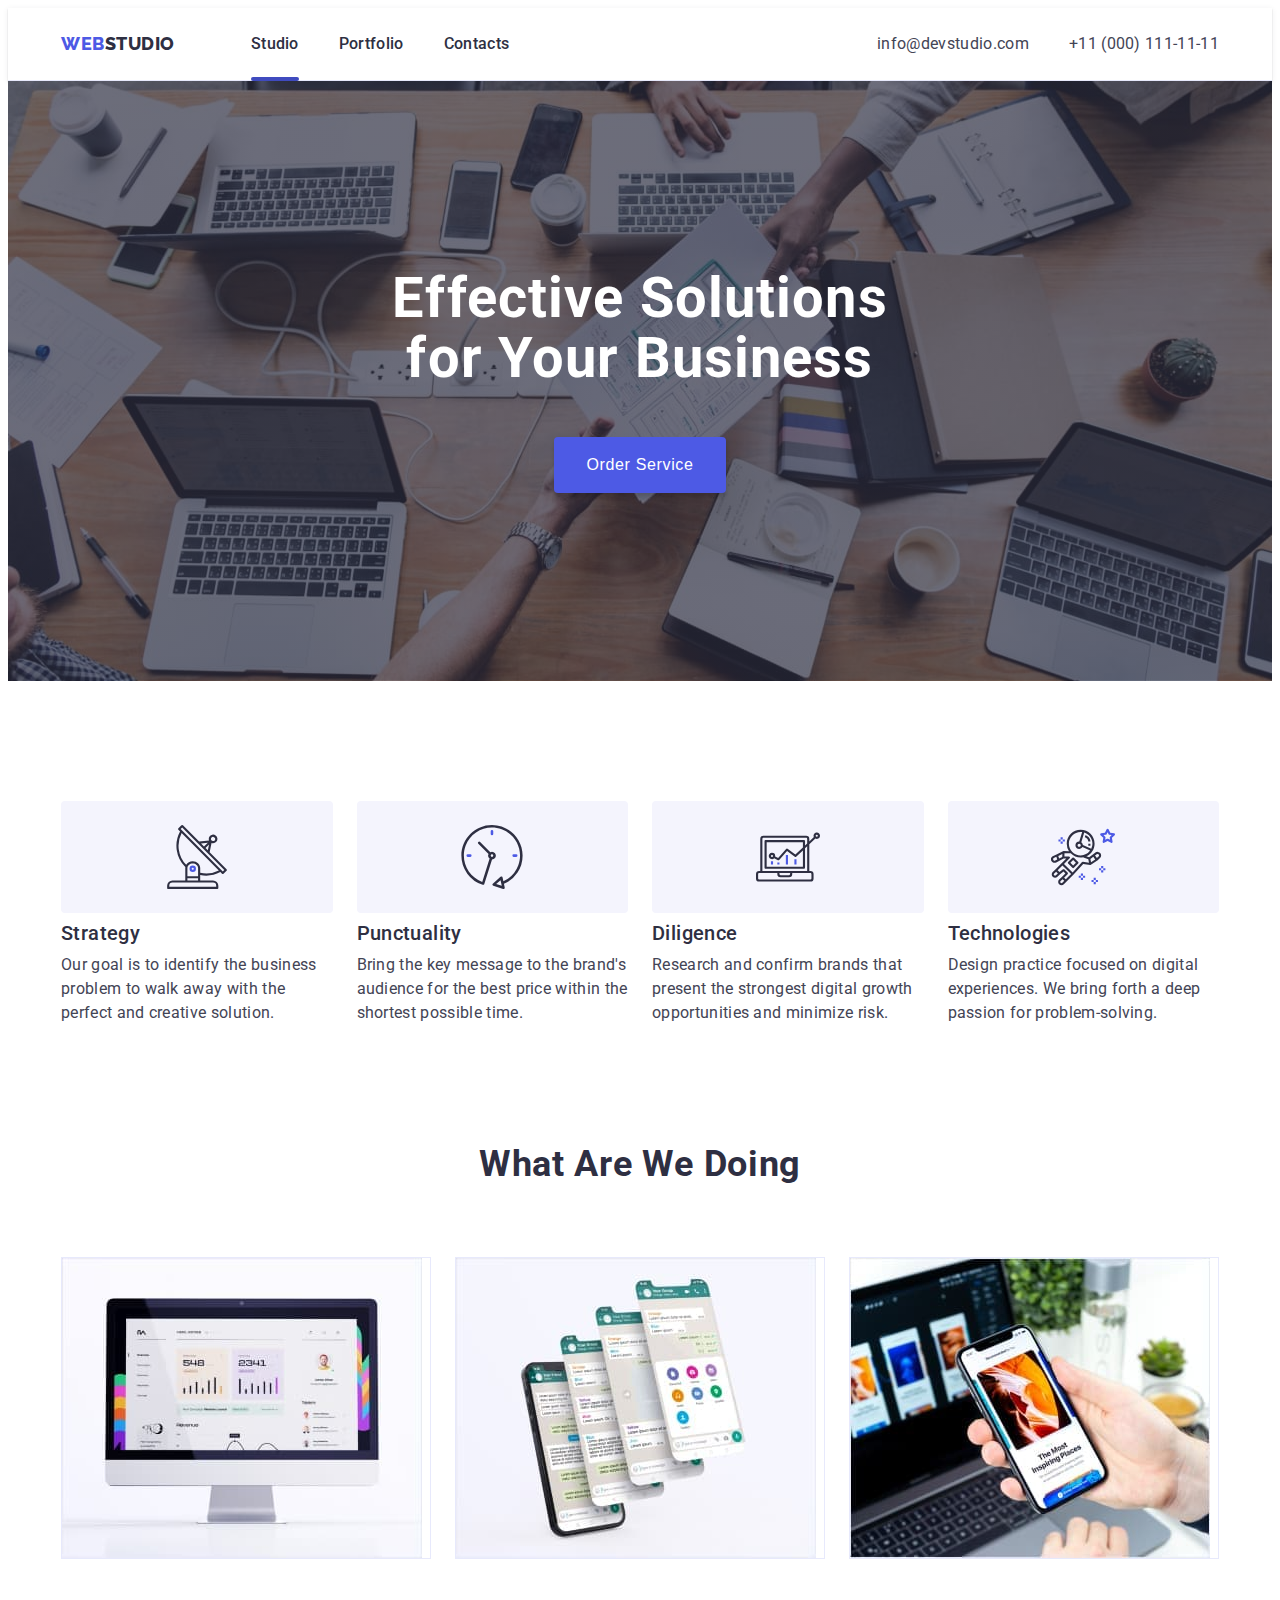
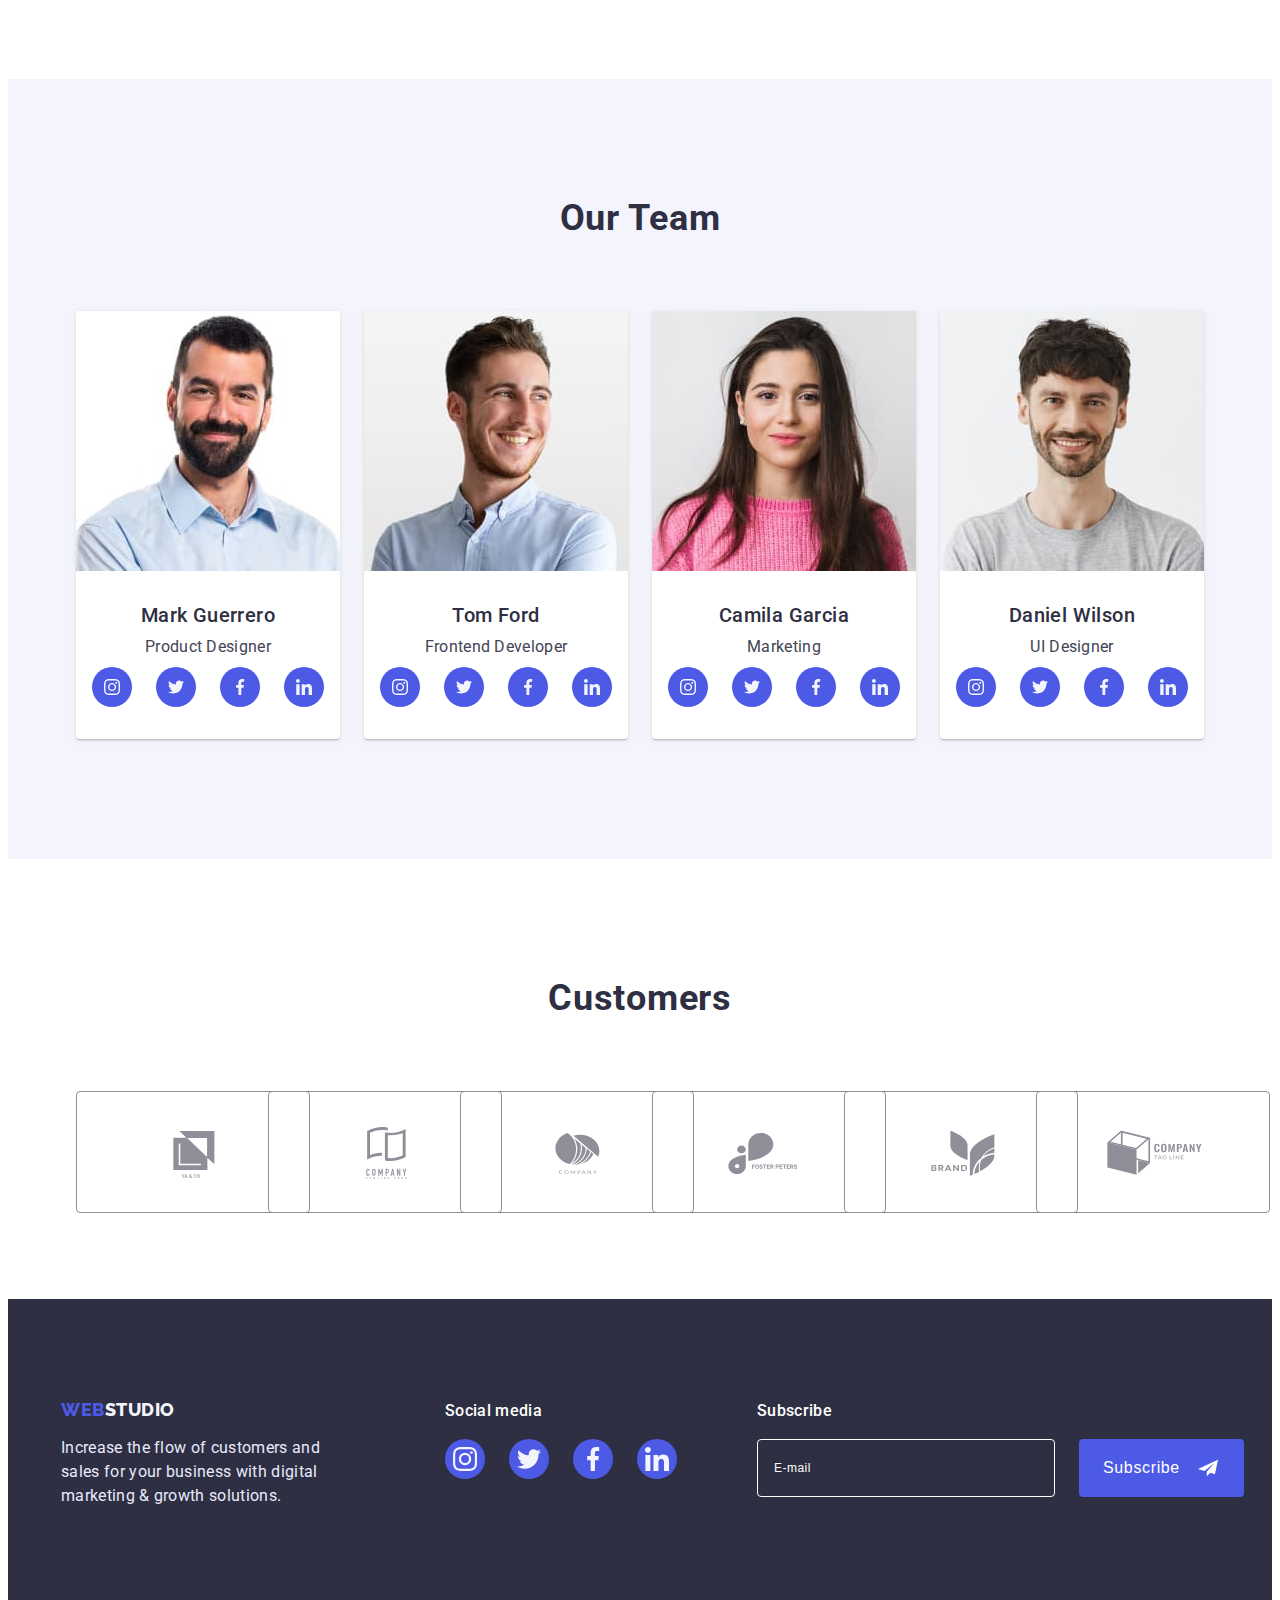
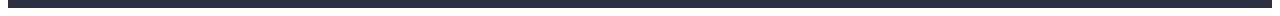
<file: index.html>
<!doctype html>
<html lang="en">

<head>
  <meta charset="UTF-8" />
  <meta http-equiv="X-UA-Compatible" content="IE=edge" />
  <meta name="viewport" content="width=device-width, initial-scale=1.0" />
  <title>Document</title>
  <link rel="preconnect" href="https://fonts.googleapis.com">
  <link rel="preconnect" href="https://fonts.gstatic.com" crossorigin>
  <link href="https://fonts.googleapis.com/css2?family=Raleway:wght@800&family=Roboto:wght@400;500;700;900&display=swap"
    rel="stylesheet">
  <link rel="stylesheet" href="https://cdnjs.cloudflare.com/ajax/libs/modern-normalize/1.1.0/modern-normalize.min.css"
    integrity="sha512-wpPYUAdjBVSE4KJnH1VR1HeZfpl1ub8YT/NKx4PuQ5NmX2tKuGu6U/JRp5y+Y8XG2tV+wKQpNHVUX03MfMFn9Q=="
    crossorigin="anonymous" referrerpolicy="no-referrer" />
  <link rel="stylesheet" href="./css/styles.css">
</head>

<body>
  <header class="header">
    <div class="container header-wrapp">
      <a class="logo link" href="./index.html">Web<span class="logo-firstword">Studio</span></a>
      <button class="js-open-menu" type="button">
        <svg class="menu-open-btn-icon" width="32" height="22">
          <use href="./images/icons.svg#icon-menu-open"></use>
        </svg>
      </button>
      <nav class="site-navigation">
        <ul class="navigation-list list">
          <li class="navigation-items"><a class="link active" href="./index.html">Studio</a></li>
          <li class="navigation-items"><a class="link" href="./portfolio.html">Portfolio</a></li>
          <li class="navigation-items"><a class="link" href="">Contacts</a></li>
        </ul>
      </nav>
      <address class="contacts">
        <ul class="contacts-list list">
          <li class="contact-item"><a class="contact link" href="mailto:info@devstudio.com">info@devstudio.com</a></li>
          <li class="contact-item"><a class="contact link" href="tel:+110001111111">+11 (000) 111-11-11</a></li>
        </ul>
      </address>
      <div class="mobile-menu  js-menu-container">
        <button class="close-btn js-close-menu" type="button">
          <svg class="icon-close-btn">
            <use href="./images/icons.svg#icon-close-btn"></use>
          </svg>
        </button>
        <ul class="mobile-navigation-list list">
          <li class="navigation-items"><a class="link active" href="./index.html">Studio</a></li>
          <li class="navigation-items"><a class="link" href="./portfolio.html">Portfolio</a></li>
          <li class="navigation-items"><a class="link" href="">Contacts</a></li>
        </ul>
        <address class="mobile-contacts">
          <ul class="contacts-list list">
            <li class="contact-item number"><a class="contact-namber link" href="tel:+110001111111">+11 (000)
                111-11-11</a></li>
            <li class="contact-item email"><a class="contact-email link"
                href="mailto:info@devstudio.com">info@devstudio.com</a></li>
          </ul>
          <ul class="mobile-menu__network list">
            <li class="mobile-network-item">
              <a class="social-netwerk-link link" href="">
                <svg class="social-netwerk-icon" width="24" height="24">
                  <use href="./images/icons.svg#icon-instagram"></use>
                </svg>
              </a>
            </li>
            <li class="mobile-network-item">
              <a class="social-netwerk-link link" href="">
                <svg class="social-netwerk-icon" width="24" height="24">
                  <use href="./images/icons.svg#icon-twitter"></use>
                </svg>
              </a>
            </li>
            <li class="mobile-network-item">
              <a class="social-netwerk-link link" href="">
                <svg class="social-netwerk-icon" width="24" height="24">
                  <use href="./images/icons.svg#icon-facebook"></use>
                </svg>
              </a>
            </li>
            <li class="mobile-network-item">
              <a class="social-netwerk-link link" href="">
                <svg class="social-netwerk-icon" width="24" height="24">
                  <use href="./images/icons.svg#icon-linkedin"></use>
                </svg>
              </a>
            </li>
          </ul>
        </address>
      </div>
    </div>
  </header>
  <main>
    <section class="hero">
      <h1 class="hero-title">Effective Solutions for Your Business</h1>
      <button class="hero-btn servis-btn btn" type="button" data-modal-open>Order Service</button>
    </section>
    <div class="overlay is-hidden" data-modal>
      <div class="modal-window">
        <button class="close-btn" type="button" data-modal-close>
          <svg class="icon-close-btn">
            <use href="./images/icons.svg#icon-close-btn"></use>
          </svg>
        </button>
        <form class="form">
          <p class="form-text">Leave your contacts and we will call you back</p>
          <div class="name-wrapp form-grop">
            <label class="form-label name" for="user-name">Name</label>
            <input class="modal-form-input input" type="text" name="user_name" id="user-name" required>
            <svg class="form-input-icon">
              <use href="./images/icons.svg#icon-person"></use>
            </svg>
          </div>
          <div class="phone-wrapp form-grop">
            <label class="form-label" for="user-phone">Phone</label>
            <input class="modal-form-input input" type="tel" name="user_phone" id="user-phone">
            <svg class="form-input-icon">
              <use href="./images/icons.svg#icon-phone"></use>
            </svg>
          </div>
          <div class="email-wrapp form-grop">
            <label class="form-label" for="user-email">Email</label>
            <input class="modal-form-input input" type="email" name="user_email" id="user-email" required>
            <svg class="form-input-icon">
              <use href="./images/icons.svg#icon-email"></use>
            </svg>
          </div>
          <div class="comment-wrapp form-grop">
            <label class="form-label" for="comment">Comment</label>
            <textarea class="modal-form-comment input" id="comment" placeholder="Text input"></textarea>
          </div>
          <label class="accept-label form-label">
            <input class="form-input-accept visually-hidden" type="checkbox" name="accept" required>
            <svg class="accept-craft-checkbox" width="16" height="16">
              <use href="./images/icons.svg#icon-checkbox"></use>
            </svg>
            <span class="accept-label-text">I accept the terms and conditions of the
              <a class="privacy-policy" href="">Privacy Policy</a>
            </span>
          </label>
          <button class="modal-form-btn servis-btn btn" type="submit">Send</button>
        </form>
      </div>
    </div>
    <section class="privilages section">
      <div class="container privilages-wrapp">
        <h2 class="privilages-title visually-hidden">Privilages</h2>
        <ul class="privilages-list list">
          <li class="privilages-item">
            <div class="icon-box">
              <svg class="icon" width="64" height="64">
                <use href="./images/icons.svg#icon-antenna"></use>
              </svg>
            </div>
            <h3 class="item-title">Strategy</h3>
            <p class="item-text">
              Our goal is to identify the business problem to walk away with the
              perfect and creative solution.
            </p>
          </li>
          <li class="privilages-item">
            <div class="icon-box">
              <svg class="icon" width="64" height="64">
                <use href="./images/icons.svg#icon-clock"></use>
              </svg>
            </div>
            <h3 class="item-title">Punctuality</h3>
            <p class="item-text">
              Bring the key message to the brand's audience for the best price
              within the shortest possible time.
            </p>
          </li>
          <li class="privilages-item">
            <div class="icon-box">
              <svg class="icon" width="64" height="64">
                <use href="./images/icons.svg#icon-diagram"></use>
              </svg>
            </div>
            <h3 class="item-title">Diligence</h3>
            <p class="item-text">
              Research and confirm brands that present the strongest digital
              growth opportunities and minimize risk.
            </p>
          </li>
          <li class="privilages-item">
            <div class="icon-box">
              <svg class="icon" width="64" height="64">
                <use href="./images/icons.svg#icon-astronaut"></use>
              </svg>
            </div>
            <h3 class="item-title">Technologies</h3>
            <p class="item-text">
              Design practice focused on digital experiences. We bring forth a
              deep passion for problem-solving.
            </p>
          </li>
        </ul>
      </div>
    </section>
    <section class="work section">
      <div class="container work-wrapp">
        <h2 class="work-title">What are we doing</h2>
        <ul class="work-list list">
          <li class="work-item">
            <img srcset="/images/index/sec-three-pc.jpg 1x, ./images/index/sec-three-pc@2x.jpg 2x"
              src="./images/index/sec-three-pc.jpg" alt="example work" width="360" height="300" />
          </li>
          <li class="work-item">
            <img srcset="./images/index/sec-three-phone.jpg 1x, ./images/index/sec-three-phone@2x.jpg 2x"
              src="./images/index/sec-three-phone.jpg" alt="example work" width="360" height="300" />
          </li>
          <li class="work-item">
            <img srcset="./images/index/sec-three-phone2.jpg 1x , ./images/index/sec-three-phone2@2x.jpg 2x"
              src="./images/index/sec-three-phone2.jpg" alt="example work" width="360" height="300" />
          </li>
        </ul>
      </div>
    </section>
    <section class="team section">
      <div class="container team-wrapp">
        <h2 class="team-title">Our Team</h2>
        <ul class="team-list list">
          <li class="team-itam">
            <img srcset="./images/index/sec-four-pd.jpg 1x, ./images/index/sec-four-pd@2x.jpg 2x"
              src="./images/index/sec-four-pd.jpg" alt="Photo Product Designer" width="264" height="260" />
            <div class="team-itam-wrapp">
              <h3 class="team-name">Mark Guerrero</h3>
              <p class="team-role">Product Designer</p>
              <ul class="team-network list">
                <li class="team-network-item">
                  <a class="social-netwerk-link link" href="">
                    <svg class="social-netwerk-icon" width="16" height="16">
                      <use href="./images/icons.svg#icon-instagram"></use>
                    </svg>
                  </a>
                </li>
                <li>
                  <a class="social-netwerk-link link" href="">
                    <svg class="social-netwerk-icon" width="16" height="16">
                      <use href="./images/icons.svg#icon-twitter"></use>
                    </svg>
                  </a>
                </li>
                <li>
                  <a class="social-netwerk-link link" href="">
                    <svg class="social-netwerk-icon" width="16" height="16">
                      <use href="./images/icons.svg#icon-facebook"></use>
                    </svg>
                  </a>
                </li>
                <li>
                  <a class="social-netwerk-link link" href="">
                    <svg class="social-netwerk-icon" width="16" height="16">
                      <use href="./images/icons.svg#icon-linkedin"></use>
                    </svg>
                  </a>
                </li>
              </ul>
            </div>
          </li>
          <li class="team-itam">
            <img srcset="./images/index/sec-four-fd.jpg 1x, ./images/index/sec-four-fd@2x.jpg 2x"
              src="./images/index/sec-four-fd.jpg" alt="Photo Frontend Developer" width="264" height="260" />
            <div class="team-itam-wrapp">
              <h3 class="team-name">Tom Ford</h3>
              <p class="team-role">Frontend Developer</p>
              <ul class="team-network list">
                <li class="team-network-item">
                  <a class="social-netwerk-link link" href="">
                    <svg class="social-netwerk-icon" width="16" height="16">
                      <use href="./images/icons.svg#icon-instagram"></use>
                    </svg>
                  </a>
                </li>
                <li>
                  <a class="social-netwerk-link link" href="">
                    <svg class="social-netwerk-icon" width="16" height="16">
                      <use href="./images/icons.svg#icon-twitter"></use>
                    </svg>
                  </a>
                </li>
                <li>
                  <a class="social-netwerk-link link" href="">
                    <svg class="social-netwerk-icon" width="16" height="16">
                      <use href="./images/icons.svg#icon-facebook"></use>
                    </svg>
                  </a>
                </li>
                <li>
                  <a class="social-netwerk-link link" href="">
                    <svg class="social-netwerk-icon" width="16" height="16">
                      <use href="./images/icons.svg#icon-linkedin"></use>
                    </svg>
                  </a>
                </li>
              </ul>
            </div>
          </li>
          <li class="team-itam">
            <img srcset="./images/index/sec-four-m.jpg 1x, ./images/index/sec-four-m@2x.jpg 2x"
              src="./images/index/sec-four-m.jpg" alt="Photo Marketing" width="264" height="260" />
            <div class="team-itam-wrapp">
              <h3 class="team-name">Camila Garcia</h3>
              <p class="team-role">Marketing</p>
              <ul class="team-network list">
                <li class="team-network-item">
                  <a class="social-netwerk-link link" href="">
                    <svg class="social-netwerk-icon" width="16" height="16">
                      <use href="./images/icons.svg#icon-instagram"></use>
                    </svg>
                  </a>
                </li>
                <li>
                  <a class="social-netwerk-link link" href="">
                    <svg class="social-netwerk-icon" width="16" height="16">
                      <use href="./images/icons.svg#icon-twitter"></use>
                    </svg>
                  </a>
                </li>
                <li>
                  <a class="social-netwerk-link link" href="">
                    <svg class="social-netwerk-icon" width="16" height="16">
                      <use href="./images/icons.svg#icon-facebook"></use>
                    </svg>
                  </a>
                </li>
                <li>
                  <a class="social-netwerk-link link" href="">
                    <svg class="social-netwerk-icon" width="16" height="16">
                      <use href="./images/icons.svg#icon-linkedin"></use>
                    </svg>
                  </a>
                </li>
              </ul>
            </div>
          </li>
          <li class="team-itam">
            <img srcset="./images/index/sec-four-uid.jpg 1x, ./images/index/sec-four-uid@2x.jpg 2x"
              src="./images/index/sec-four-uid.jpg" alt="Photo UI Designer" width="264" height="260" />
            <div class="team-itam-wrapp">
              <h3 class="team-name">Daniel Wilson</h3>
              <p class="team-role">UI Designer</p>
              <ul class="team-network list">
                <li class="team-network-item">
                  <a class="social-netwerk-link link" href="">
                    <svg class="social-netwerk-icon" width="16" height="16">
                      <use href="./images/icons.svg#icon-instagram"></use>
                    </svg>
                  </a>
                </li>
                <li>
                  <a class="social-netwerk-link link" href="">
                    <svg class="social-netwerk-icon" width="16" height="16">
                      <use href="./images/icons.svg#icon-twitter"></use>
                    </svg>
                  </a>
                </li>
                <li>
                  <a class="social-netwerk-link link" href="">
                    <svg class="social-netwerk-icon" width="16" height="16">
                      <use href="./images/icons.svg#icon-facebook"></use>
                    </svg>
                  </a>
                </li>
                <li>
                  <a class="social-netwerk-link link" href="">
                    <svg class="social-netwerk-icon" width="16" height="16">
                      <use href="./images/icons.svg#icon-linkedin"></use>
                    </svg>
                  </a>
                </li>
              </ul>
            </div>
          </li>
        </ul>
      </div>
    </section>
    <section class="customers section">
      <div class="container">
        <h2 class="customers-tittle">Customers</h2>
        <ul class="customers-list list">
          <li class="customers-item">
            <a class="customers-link link" href="">
              <svg class="customers-logo">
                <use href="./images/icons.svg#icon-ya-co"></use>
              </svg>
            </a>
          </li>
          <li class="customers-item">
            <a class="customers-link link" href="">
              <svg class="customers-logo">
                <use href="./images/icons.svg#icon-tagline-here"></use>
              </svg>
            </a>
          </li>
          <li class="customers-item">
            <a class="customers-link link" href="">
              <svg class="customers-logo">
                <use href="./images/icons.svg#icon-company"></use>
              </svg>
            </a>
          </li>
          <li class="customers-item">
            <a class="customers-link link" href="">
              <svg class="customers-logo">
                <use href="./images/icons.svg#icon-foster-peters"></use>
              </svg>
            </a>
          </li>
          <li class="customers-item">
            <a class="customers-link link" href="">
              <svg class="customers-logo">
                <use href="./images/icons.svg#icon-brand"></use>
              </svg>
            </a>
          </li>
          <li class="customers-item">
            <a class="customers-link link" href="">
              <svg class="customers-logo">
                <use href="./images/icons.svg#icon-tag-line"></use>
              </svg>
            </a>
          </li>
        </ul>
      </div>
    </section>
  </main>
  <footer class="footer">
    <div class="container footer-wrapp">
      <div class="footer-box">
        <a class="logo link" href="./index.html">Web<span class="logo-footerword">Studio</span></a>
        <p class="footer-text">
          Increase the flow of customers and sales for your business with digital
          marketing & growth solutions.
        </p>
      </div>
      <div class="footer-social-box">
        <h3 class="social-title">Social media</h3>
        <ul class="team-network list">
          <li class="team-network-item">
            <a class="social-netwerk-link link" href="">
              <svg class="social-netwerk-icon" width="24" height="24">
                <use href="./images/icons.svg#icon-instagram"></use>
              </svg>
            </a>
          </li>
          <li>
            <a class="social-netwerk-link link" href="">
              <svg class="social-netwerk-icon" width="24" height="24">
                <use href="./images/icons.svg#icon-twitter"></use>
              </svg>
            </a>
          </li>
          <li>
            <a class="social-netwerk-link link" href="">
              <svg class="social-netwerk-icon" width="24" height="24">
                <use href="./images/icons.svg#icon-facebook"></use>
              </svg>
            </a>
          </li>
          <li>
            <a class="social-netwerk-link link" href="">
              <svg class="social-netwerk-icon" width="24" height="24">
                <use href="./images/icons.svg#icon-linkedin"></use>
              </svg>
            </a>
          </li>
        </ul>
      </div>
      <div class="footer-form-wrapp">
        <h2 class="footer-form-title">Subscribe</h2>
        <form class="footer-form">
          <input class="footer-email-input input" type="text" name="user_email" placeholder="E-mail" required>
          <button class="footer-modal-btn btn" type="submit">
            Subscribe
            <svg class="modal-btn-icon">
              <use href="./images/icons.svg#icon-plane"></use>
            </svg>
          </button>
        </form>
      </div>
    </div>
  </footer>
  <script src="./js/mobile-menu.js"></script>
  <script src="./js/modal.js"></script>
</body>

</html>
</file>
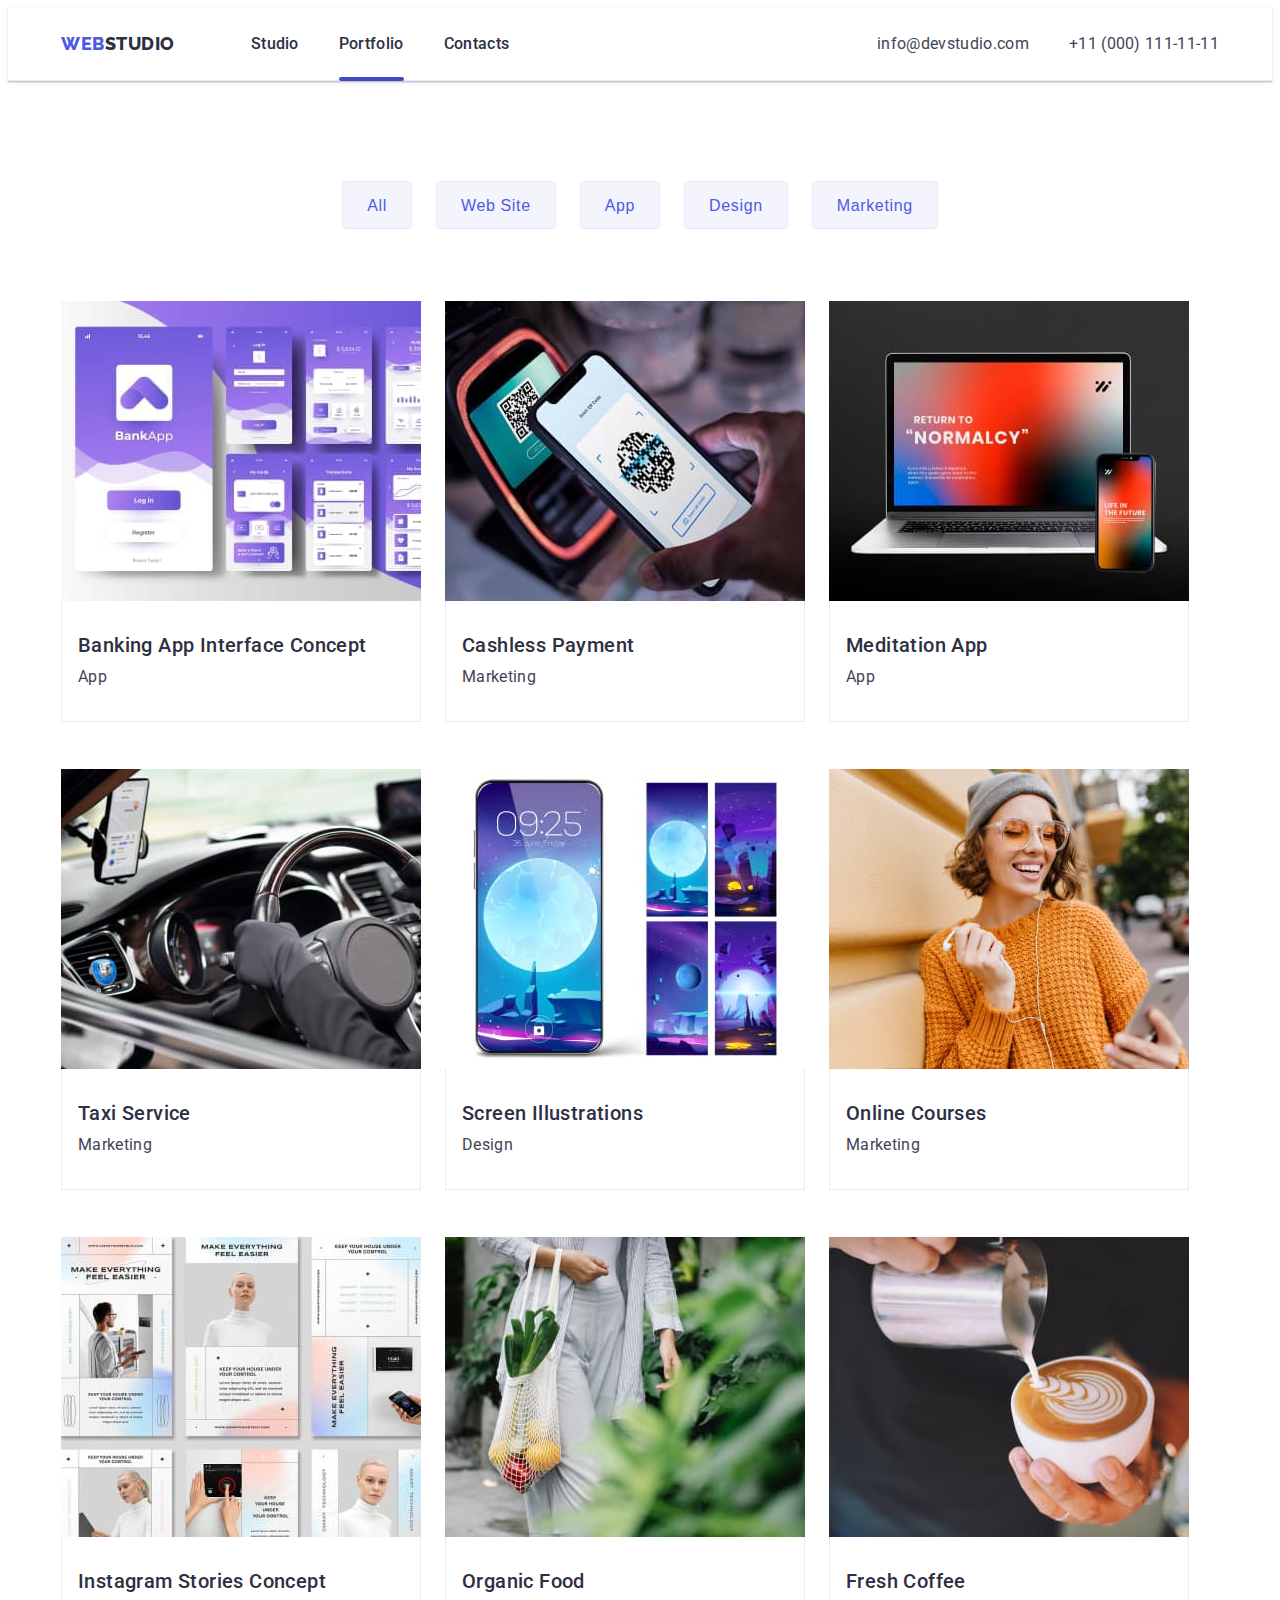
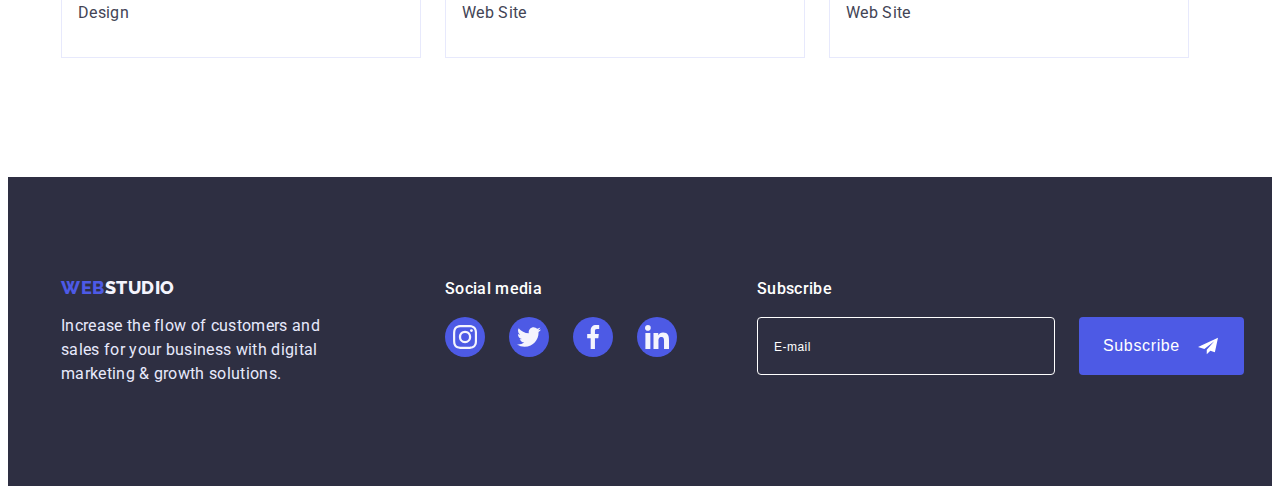
<file: portfolio.html>
<!DOCTYPE html>
<html lang="en">

<head>
  <meta charset="UTF-8" />
  <meta http-equiv="X-UA-Compatible" content="IE=edge" />
  <meta name="viewport" content="width=device-width, initial-scale=1.0" />
  <title>Document</title>
  <link rel="preconnect" href="https://fonts.googleapis.com">
  <link rel="preconnect" href="https://fonts.gstatic.com" crossorigin>
  <link href="https://fonts.googleapis.com/css2?family=Raleway:wght@800&family=Roboto:wght@400;500;700;900&display=swap"
    rel="stylesheet">
  <link rel="stylesheet" href="https://cdnjs.cloudflare.com/ajax/libs/modern-normalize/1.1.0/modern-normalize.min.css"
    integrity="sha512-wpPYUAdjBVSE4KJnH1VR1HeZfpl1ub8YT/NKx4PuQ5NmX2tKuGu6U/JRp5y+Y8XG2tV+wKQpNHVUX03MfMFn9Q=="
    crossorigin="anonymous" referrerpolicy="no-referrer" />
  <link rel="stylesheet" href="./css/styles.css" />
</head>

<body>
  <header class="header">
    <div class="container header-wrapp">
      <a class="logo link" href="./index.html">Web<span class="logo-firstword">Studio</span></a>
      <button class="js-open-menu" type="button">
        <svg class="menu-open-btn-icon" width="32" height="22">
          <use href="./images/icons.svg#icon-menu-open"></use>
        </svg>
      </button>
      <nav class="site-navigation">
        <ul class="navigation-list list">
          <li class="navigation-items"><a class="link" href="./index.html">Studio</a></li>
          <li class="navigation-items"><a class="link active" href="./portfolio.html">Portfolio</a></li>
          <li class="navigation-items"><a class="link" href="">Contacts</a></li>
        </ul>
      </nav>
      <address class="contacts">
        <ul class="contacts-list list">
          <li class="contact-item"><a class="contact link" href="mailto:info@devstudio.com">info@devstudio.com</a></li>
          <li class="contact-item"><a class="contact link" href="tel:+110001111111">+11 (000) 111-11-11</a></li>
        </ul>
      </address>
      <div class="mobile-menu  js-menu-container">
        <button class="close-btn js-close-menu" type="button">
          <svg class="icon-close-btn">
            <use href="./images/icons.svg#icon-close-btn"></use>
          </svg>
        </button>
        <ul class="mobile-navigation-list list">
          <li class="navigation-items"><a class="link" href="./index.html">Studio</a></li>
          <li class="navigation-items"><a class="link active" href="./portfolio.html">Portfolio</a></li>
          <li class="navigation-items"><a class="link" href="">Contacts</a></li>
        </ul>
        <address class="mobile-contacts">
          <ul class="contacts-list list">
            <li class="contact-item number"><a class="contact-namber link" href="tel:+110001111111">+11 (000)
                111-11-11</a></li>
            <li class="contact-item email"><a class="contact-email link"
                href="mailto:info@devstudio.com">info@devstudio.com</a></li>
          </ul>
          <ul class="mobile-menu__network list">
            <li class="mobile-network-item">
              <a class="social-netwerk-link link" href="">
                <svg class="social-netwerk-icon" width="24" height="24">
                  <use href="./images/icons.svg#icon-instagram"></use>
                </svg>
              </a>
            </li>
            <li class="mobile-network-item">
              <a class="social-netwerk-link link" href="">
                <svg class="social-netwerk-icon" width="24" height="24">
                  <use href="./images/icons.svg#icon-twitter"></use>
                </svg>
              </a>
            </li>
            <li class="mobile-network-item">
              <a class="social-netwerk-link link" href="">
                <svg class="social-netwerk-icon" width="24" height="24">
                  <use href="./images/icons.svg#icon-facebook"></use>
                </svg>
              </a>
            </li>
            <li class="mobile-network-item">
              <a class="social-netwerk-link link" href="">
                <svg class="social-netwerk-icon" width="24" height="24">
                  <use href="./images/icons.svg#icon-linkedin"></use>
                </svg>
              </a>
            </li>
          </ul>
        </address>
      </div>
    </div>
  </header>
  <main>
    <section class="exampleworks section">
      <div class="container">
        <h1 class="examplworks-tittle visually-hidden">Examples of work</h1>
        <ul class="filters-list list">
          <li class="filter-item"><button class="filter-btn btn" type="button">All</button></li>
          <li class="filter-item"><button class="filter-btn btn" type="button">Web Site</button></li>
          <li class="filter-item"><button class="filter-btn btn" type="button">App</button></li>
          <li class="filter-item"><button class="filter-btn btn" type="button">Design</button></li>
          <li class="filter-item"><button class="filter-btn btn" type="button">Marketing</button></li>
        </ul>
        <ul class="exampleworks-list list">
          <li class="exampleworks-item">
            <a class="exampleworks-link link" href="">
              <div class="exampleworks-overlay">
                <div class="overlay-background">
                  <p class="overlay-text">14 Stylish and User-Friendly App Design Concepts · Task Manager App · Calorie
                    Tracker App · Exotic Fruit Ecommerce App · Cloud Storage App</p>
                </div>
                <picture>
                  <source media="(max-width: 767px)"
                    srcset="./images/portfolio/mobile/m-banking-app.jpg 1x, ./images/portfolio/mobile/m-banking-app@2x.jpg 2x">
                  <source media="(min-width: 1200px)"
                    srcset="./images/portfolio/banking-app.jpg 1x, ./images/portfolio/banking-app@2x.jpg 2x">
                  <source media="(min-width: 768px)"
                    srcset="./images/portfolio/tablet/t-banking-app.jpg 1x, ./images/portfolio/tablet/t-banking-app@2x.jpg 2x ">
                  <img srcset="./images/portfolio/banking-app@2x.jpg 2x" src="./images/portfolio/banking-app.jpg"
                    alt="example banking app" width="360" height="300" />
                </picture>
              </div>
              <div class="item-wrapp">
                <h2 class="item-title">Banking App Interface Concept</h2>
                <p class="item-text">App</p>
              </div>
            </a>
          </li>
          <li class="exampleworks-item">
            <a class="exampleworks-link link" href="">
              <div class="exampleworks-overlay">
                <div class="overlay-background">
                  <p class="overlay-text">14 Stylish and User-Friendly App Design Concepts · Task Manager App · Calorie
                    Tracker App · Exotic Fruit Ecommerce App · Cloud Storage App</p>
                </div>
                <picture>
                  <source media="(max-width: 767px)"
                    srcset="./images/portfolio/mobile/m-cashless.jpg 1x, ./images/portfolio/mobile/m-cashless@2x.jpg 2x">
                  <source media="(min-width: 1200px)"
                    srcset="./images/portfolio/cashless.jpg 1x, ./images/portfolio/cashless@2x.jpg 2x">
                  <source media="(min-width: 768px)"
                    srcset="./images/portfolio/tablet/t-cashless.jpg 1x, ./images/portfolio/tablet/t-cashless@2x.jpg 2x ">
                  <img srcset="./images/portfolio/cashless@2x.jpg 2x" src="./images/portfolio/cashless.jpg"
                    alt="cashless payment" width="360" height="300" />
                </picture>
              </div>
              <div class="item-wrapp">
                <h2 class="item-title">Cashless Payment</h2>
                <p class="item-text">Marketing</p>
              </div>
            </a>
          </li>
          <li class="exampleworks-item">
            <a class="exampleworks-link link" href="">
              <div class="exampleworks-overlay">
                <div class="overlay-background">
                  <p class="overlay-text">14 Stylish and User-Friendly App Design Concepts · Task Manager App · Calorie
                    Tracker App · Exotic Fruit Ecommerce App · Cloud Storage App</p>
                </div>
                <picture>
                  <source media="(max-width: 767px)"
                    srcset="./images/portfolio/mobile/m-meditation-app.jpg 1x, ./images/portfolio/mobile/m-meditation-app@2x.jpg 2x">
                  <source media="(min-width: 1200px)"
                    srcset="./images/portfolio/meditation-app.jpg 1x, ./images/portfolio/meditation-app@2x.jpg 2x">
                  <source media="(min-width: 768px)"
                    srcset="./images/portfolio/tablet/t-meditation-app.jpg 1x, ./images/portfolio/tablet/t-meditation-app@2x.jpg 2x ">
                  <img srcset="./images/portfolio/meditation-app@2x.jpg 2x" src="./images/portfolio/meditation-app.jpg"
                    alt="application on computer and phone" width="360" height="300" />
                </picture>
              </div>
              <div class="item-wrapp">
                <h2 class="item-title">Meditation App</h2>
                <p class="item-text">App</p>
              </div>
            </a>
          </li>
          <li class="exampleworks-item">
            <a class="exampleworks-link link" href="">
              <div class="exampleworks-overlay">
                <div class="overlay-background">
                  <p class="overlay-text">14 Stylish and User-Friendly App Design Concepts · Task Manager App · Calorie
                    Tracker App · Exotic Fruit Ecommerce App · Cloud Storage App</p>
                </div>
                <picture>
                  <source media="(max-width: 767px)"
                    srcset="./images/portfolio/mobile/m-taxi.jpg 1x, ./images/portfolio/mobile/m-taxi@2x.jpg 2x">
                  <source media="(min-width: 1200px)"
                    srcset="./images/portfolio/taxi.jpg 1x, ./images/portfolio/taxi@2x.jpg 2x">
                  <source media="(min-width: 768px)"
                    srcset="./images/portfolio/tablet/t-taxi.jpg 1x, ./images/portfolio/tablet/t-taxi@2x.jpg 2x ">
                  <img srcset="./images/portfolio/taxi@2x.jpg 2x" src="./images/portfolio/taxi.jpg"
                    alt="a phone with an app in a taxi" width="360" height="300" />
                </picture>
              </div>
              <div class="item-wrapp">
                <h2 class="item-title">Taxi Service</h2>
                <p class="item-text">Marketing</p>
              </div>
            </a>
          </li>
          <li class="exampleworks-item">
            <a class="exampleworks-link link" href="">
              <div class="exampleworks-overlay">
                <div class="overlay-background">
                  <p class="overlay-text">14 Stylish and User-Friendly App Design Concepts · Task Manager App · Calorie
                    Tracker App · Exotic Fruit Ecommerce App · Cloud Storage App</p>
                </div>
                <picture>
                  <source media="(max-width: 767px)"
                    srcset="./images/portfolio/mobile/m-screen-illustrations.jpg 1x, ./images/portfolio/mobile/m-screen-illustrations@2x.jpg 2x">
                  <source media="(min-width: 1200px)"
                    srcset="./images/portfolio/screen-illustrations.jpg 1x, ./images/portfolio/screen-illustrations@2x.jpg 2x">
                  <source media="(min-width: 768px)"
                    srcset="./images/portfolio/tablet/t-screen-illustrations.jpg 1x, ./images/portfolio/tablet/t-screen-illustrations@2x.jpg 2x ">
                  <img srcset="./images/portfolio/screen-illustrations@2x.jpg 2x"
                    src="./images/portfolio/screen-illustrations.jpg" alt="phone with themes" width="360"
                    height="300" />
                </picture>
              </div>
              <div class="item-wrapp">
                <h2 class="item-title">Screen Illustrations</h2>
                <p class="item-text">Design</p>
              </div>
            </a>
          </li>
          <li class="exampleworks-item">
            <a class="exampleworks-link link" href="">
              <div class="exampleworks-overlay">
                <div class="overlay-background">
                  <p class="overlay-text">14 Stylish and User-Friendly App Design Concepts · Task Manager App · Calorie
                    Tracker App · Exotic Fruit Ecommerce App · Cloud Storage App</p>
                </div>
                <picture>
                  <source media="(max-width: 767px)"
                    srcset="./images/portfolio/mobile/m-online-courses.jpg 1x, ./images/portfolio/mobile/m-online-courses@2x.jpg 2x">
                  <source media="(min-width: 1200px)"
                    srcset="./images/portfolio/online-courses.jpg 1x, ./images/portfolio/online-courses@2x.jpg 2x">
                  <source media="(min-width: 768px)"
                    srcset="./images/portfolio/tablet/t-online-courses.jpg 1x, ./images/portfolio/tablet/t-online-courses@2x.jpg 2x ">
                  <img srcset="./images/portfolio/online-courses@2x.jpg 2x" src="./images/portfolio/online-courses.jpg"
                    alt="girl talking on the phone" width="360" height="300" />
                </picture>
              </div>
              <div class="item-wrapp">
                <h2 class="item-title">Online Courses</h2>
                <p class="item-text">Marketing</p>
              </div>
            </a>
          </li>
          <li class="exampleworks-item">
            <a class="exampleworks-link link" href="">
              <div class="exampleworks-overlay">
                <div class="overlay-background">
                  <p class="overlay-text">14 Stylish and User-Friendly App Design Concepts · Task Manager App · Calorie
                    Tracker App · Exotic Fruit Ecommerce App · Cloud Storage App</p>
                </div>
                <picture>
                  <source media="(max-width: 767px)"
                    srcset="./images/portfolio/mobile/m-instagram-stories-concept.jpg 1x, ./images/portfolio/mobile/m-instagram-stories-concept@2x.jpg 2x">
                  <source media="(min-width: 1200px)"
                    srcset="./images/portfolio/instagram-stories-concept.jpg 1x, ./images/portfolio/instagram-stories-concept@2x.jpg 2x">
                  <source media="(min-width: 768px)"
                    srcset="./images/portfolio/tablet/t-instagram-stories-concept.jpg 1x, ./images/portfolio/tablet/t-instagram-stories-concept@2x.jpg 2x ">
                  <img srcset="./images/portfolio/instagram-stories-concept@2x.jpg 2x"
                    src="./images/portfolio/instagram-stories-concept.jpg" alt="example design Instagram stories"
                    width="360" height="300" />
                </picture>
              </div>
              <div class="item-wrapp">
                <h2 class="item-title">Instagram Stories Concept</h2>
                <p class="item-text">Design</p>
              </div>
            </a>
          </li>
          <li class="exampleworks-item">
            <a class="exampleworks-link link" href="">
              <div class="exampleworks-overlay">
                <div class="overlay-background">
                  <p class="overlay-text">14 Stylish and User-Friendly App Design Concepts · Task Manager App · Calorie
                    Tracker App · Exotic Fruit Ecommerce App · Cloud Storage App</p>
                </div>
                <picture>
                  <source media="(max-width: 767px)"
                    srcset="./images/portfolio/mobile/m-organic-food.jpg 1x, ./images/portfolio/mobile/m-organic-food@2x.jpg 2x">
                  <source media="(min-width: 1200px)"
                    srcset="./images/portfolio/organic-food.jpg 1x, ./images/portfolio/organic-food@2x.jpg 2x">
                  <source media="(min-width: 768px)"
                    srcset="./images/portfolio/tablet/t-organic-food.jpg 1x, ./images/portfolio/tablet/t-organic-food@2x.jpg 2x ">
                  <img srcset="./images/portfolio/organic-food@2x.jpg 2x" src="./images/portfolio/organic-food.jpg"
                    alt="girl with a bag of fruit" width="360" height="300" />
                </picture>
              </div>
              <div class="item-wrapp">
                <h2 class="item-title">Organic Food</h2>
                <p class="item-text">Web Site</p>
              </div>
            </a>
          </li>
          <li class="exampleworks-item">
            <a class="exampleworks-link link" href="">
              <div class="exampleworks-overlay">
                <div class="overlay-background">
                  <p class="overlay-text">14 Stylish and User-Friendly App Design Concepts · Task Manager App · Calorie
                    Tracker App · Exotic Fruit Ecommerce App · Cloud Storage App</p>
                </div>
                <picture>
                  <source media="(max-width: 767px)"
                    srcset="./images/portfolio/mobile/m-fresh-coffee.jpg 1x, ./images/portfolio/mobile/m-fresh-coffee@2x.jpg 2x">
                  <source media="(min-width: 1200px)"
                    srcset="./images/portfolio/fresh-coffee.jpg 1x, ./images/portfolio/fresh-coffee@2x.jpg 2x">
                  <source media="(min-width: 768px)"
                    srcset="./images/portfolio/tablet/t-fresh-coffee.jpg 1x, ./images/portfolio/tablet/t-fresh-coffee@2x.jpg 2x ">
                  <img srcset="./images/portfolio/fresh-coffee@2x.jpg 2x" src="./images/portfolio/fresh-coffee.jpg"
                    alt="barista drawing on coffee" width="360" height="300" />
                </picture>
              </div>
              <div class="item-wrapp">
                <h2 class="item-title">Fresh Coffee</h2>
                <p class="item-text">Web Site</p>
              </div>
            </a>
          </li>
        </ul>
      </div>
    </section>
  </main>
  <footer class="footer">
    <div class="container footer-wrapp">
      <div class="footer-box">
        <a class="logo link" href="./index.html">Web<span class="logo-footerword">Studio</span></a>
        <p class="footer-text">
          Increase the flow of customers and sales for your business with digital
          marketing & growth solutions.
        </p>
      </div>
      <div class="footer-social-box">
        <h3 class="social-title">Social media</h3>
        <ul class="team-network list">
          <li class="team-network-item">
            <a class="social-netwerk-link link" href="">
              <svg class="social-netwerk-icon" width="24" height="24">
                <use href="./images/icons.svg#icon-instagram"></use>
              </svg>
            </a>
          </li>
          <li>
            <a class="social-netwerk-link link" href="">
              <svg class="social-netwerk-icon" width="24" height="24">
                <use href="./images/icons.svg#icon-twitter"></use>
              </svg>
            </a>
          </li>
          <li>
            <a class="social-netwerk-link link" href="">
              <svg class="social-netwerk-icon" width="24" height="24">
                <use href="./images/icons.svg#icon-facebook"></use>
              </svg>
            </a>
          </li>
          <li>
            <a class="social-netwerk-link link" href="">
              <svg class="social-netwerk-icon" width="24" height="24">
                <use href="./images/icons.svg#icon-linkedin"></use>
              </svg>
            </a>
          </li>
        </ul>
      </div>
      <div class="footer-form-wrapp">
        <h2 class="footer-form-title">Subscribe</h2>
        <form class="footer-form">
          <input class="footer-email-input input" type="text" name="user_email" placeholder="E-mail" required>
          <button class="footer-modal-btn btn" type="submit">
            Subscribe
            <svg class="modal-btn-icon">
              <use href="./images/icons.svg#icon-plane"></use>
            </svg>
          </button>
        </form>
      </div>
    </div>
  </footer>
  <script src="./js/mobile-menu.js"></script>
</body>

</html>
</file>
<file: css/styles.css>
:root {
    --color-primary-brand: #4D5AE5;
    --color-pressed-state: #404BBF;
    --color-valid-success: #31D0AA;
    --color-subtle-text: #8E8F99;
    --color-accent-text: #E7E9FC;
    --background-alerts: #F4F4FD;
    --color-body-text: #434455;
    --background-color-text: #2E2F42;
    --color-hover-heading: #ffffff;
    --time-transition-duration: 250ms;
    --transition-timing-function: cubic-bezier(0.4, 0, 0.2, 1);
}

body {
    font-family: Roboto, sans-serif;
    background-color: var(--color-hover-heading);
    color: var(--color-body-text);
}

h1,
h2,
h3,
h4,
h5,
h6,
p {
    margin: 0;
}

.link {
    text-decoration: none;
    display: block;
}

ul {
    padding-left: 0;
    margin: 0;
}

img {
    display: block;
    max-width: 100%;
}

.list {
    list-style: none;
}

.container {
    padding: 0 15px;
    margin: 0 auto;
}

.section {
    padding-top: 120px;
    padding-bottom: 120px;
}

@media screen and (max-width: 1199px) {
    .section {
        padding-top: 96px;
        padding-bottom: 96px;
    }
}

button {
    cursor: pointer;
}

address {
    font-style: normal;
}

.btn {
    display: inline-block;
    font-weight: 500;
    font-size: 16px;
    line-height: 1.5;
    letter-spacing: 0.04em;
    border-radius: 4px;

    transition-property: color, border, box-shadow, background;
    transition-duration: var(--time-transition-duration);
    transition-timing-function: var(--transition-timing-function);
}

.btn:hover,
.btn:focus,
.team-network .social-netwerk-link:hover,
.team-network .social-netwerk-link:focus,
.active::after,
.close-btn:hover,
.close-btn:focus {
    background: var(--color-pressed-state);
}

.visually-hidden {
    position: absolute;
    width: 1px;
    height: 1px;
    margin: -1px;
    border: 0;
    padding: 0;
    white-space: nowrap;
    clip-path: inset(100%);
    clip: rect(0 0 0 0);
    overflow: hidden;
}

.logo {
    font-family: 'Raleway', sans-serif;
    font-weight: 800;
    font-size: 18px;
    line-height: 1.17;
    text-transform: uppercase;
    letter-spacing: 0.03em;
    color: var(--color-primary-brand);
}

/* social-network */
.team-network {
    display: flex;
    gap: 24px;
}

.social-netwerk-link {
    width: 40px;
    height: 40px;
    background-color: var(--color-primary-brand);
    border-radius: 50%;

    display: flex;
    justify-content: center;
    align-items: center;

    transition: background var(--time-transition-duration) var(--transition-timing-function);
}

.social-netwerk-icon {
    fill: var(--background-alerts);
}

.input {
    background: transparent;
    border: 1px solid;
    border-radius: 4px;
    padding: 8px 16px;
    min-height: 40px;
    outline: none;

    transition: border-color var(--time-transition-duration) var(--transition-timing-function);
}

.input:focus {
    border-color: var(--color-primary-brand);
}

/**------------------------------------ header------------------------------------------- */
.logo-firstword {
    color: var(--background-color-text);
}

.header-wrapp {
    display: flex;
    align-items: center;
    justify-content: space-between;

}

.menu-open-btn-icon {
    stroke: var(--background-color-text);
}

.header {
    border-bottom: 1px solid var(--color-accent-text);
    box-shadow: 0px 2px 1px rgba(46, 47, 66, 0.08),
        0px 1px 1px rgba(46, 47, 66, 0.16),
        0px 1px 6px rgba(46, 47, 66, 0.08);
}

.header-wrapp>.link {
    display: block;
    padding: 24px 0;
}

.mobile-menu {
    display: none;
}

.js-open-menu {
    display: none;
}

.navigation-items .link,
.contact-item .contact {
    transition: color var(--time-transition-duration) var(--transition-timing-function);
}

/**-------mobile-header----------  */
@media screen and (max-width: 767px) {
    .container {
        max-width: 428px;
    }


    .mobile-menu.is-open {
        display: flex;
        flex-direction: column;
        justify-content: space-between;

        padding-top: 80px;
        padding-left: 40px;
        padding-bottom: 40px;

        position: fixed;
        top: 0;
        left: 0;

        background-color: var(--color-hover-heading);
        width: 100%;
        height: 100%;
        z-index: 999;
    }

    .close-btn.js-close-menu {
        display: flex;
        justify-content: center;
        align-items: center;

        position: absolute;
        top: 24px;
        right: 24px;

        width: 24px;
        height: 24px;

        background: var(--color-accent-text);
        border-radius: 50%;
        border: 1px solid rgba(0, 0, 0, 0.1);

        transition: background var(--time-transition-duration) var(--transition-timing-function);
    }

    .close-btn.js-close-menu:hover,
    .close-btn.js-close-menu:focus {
        background-color: var(--color-pressed-state);
        border: none;
    }

    .js-open-menu {
        display: inline-block;
        background: transparent;
        border: none;
        padding: 0;
        line-height: 0;
    }

    .contacts-list {
        margin-bottom: 48px;
    }

    .contact-item.number {
        margin-bottom: 40px;
        font-weight: 700;
        font-size: 36px;
        line-height: 1.11;
        letter-spacing: 0.02em;
    }

    .contact-email {
        font-weight: 500;
        font-size: 20px;
        line-height: 1.2;
        letter-spacing: 0.02em;
        color: inherit;
    }

    .mobile-menu__network {
        display: flex;
        gap: 56px;
    }

    .mobile-network-item {
        width: 40px;
        height: 40px;
    }

    .mobile-network-item .social-netwerk-link {
        width: 100%;
        height: 100%;
        background-color: var(--color-primary-brand);
        display: flex;
    }

    .site-navigation {
        display: none;
    }

    .contacts {
        display: none;
    }

    .navigation-items>.link {
        font-weight: 700;
        font-size: 36px;
        line-height: 1.11;
        letter-spacing: 0.02em;
        color: var(--background-color-text);
    }

    .navigation-items:not(:last-child) {
        margin-bottom: 40px;
    }

    .link.active {
        color: var(--color-pressed-state);
    }
}

/** -------------tablet-header---------  */
@media screen and (min-width: 768px) {
    .container {
        width: 768px;
    }

    .header-wrapp .logo {
        margin-right: 120px;
    }

    .site-navigation {
        display: flex;
        margin-right: auto;
    }

    .navigation-list {
        display: flex;
        gap: 40px;
    }

    .navigation-items {
        position: relative;
    }

    .navigation-items>.link {
        padding: 24px 0;
        font-weight: 500;
        font-size: 16px;
        line-height: 1.5;
        letter-spacing: 0.02em;
        color: var(--background-color-text);
        /* position: relative; */
    }


    .active::after {
        content: '';
        position: absolute;
        width: 100%;
        height: 4px;
        border-radius: 2px;
        bottom: -1px;
        left: 0;
    }



    .contact {
        padding: 6px 0;
        font-weight: 400;
        font-size: 12px;
        line-height: 1.17;
        letter-spacing: 0.04em;
        color: var(--color-body-text);
    }
}

@media screen and (max-width: 1199px) {
    .container {
        padding: 0 16px;
    }

}

/** -------------desctop-header---------  */
@media screen and (min-width: 1200px) {
    .container {
        width: 1158px;
    }

    .header-wrapp .logo {
        margin-right: 76px;
    }

    .contacts-list {
        display: flex;
        gap: 40px;
    }

    .contact {
        font-size: 16px;
        line-height: 1.5;
        letter-spacing: 0.02em;
    }
}


.navigation-items .link:hover,
.navigation-items .link:focus,
.contact-item .contact:hover,
.contact-item .contact:focus {
    color: var(--color-pressed-state);
}

/**------------------------------------ index-main--------------------------------------- */
/*?------------nodal ------------ */
.overlay {
    position: fixed;
    top: 0;
    left: 0;
    width: 100%;
    height: 100%;
    background: rgba(46, 47, 66, 0.4);

    opacity: 1;
    transition: opacity var(--time-transition-duration) var(--transition-timing-function);
}

.is-hidden {
    visibility: hidden;
    opacity: 0;
    pointer-events: none;
}

.overlay.is-hidden .modal-window {
    transform: translate(-50%, -50%) scale(1.2);
}

@media screen and (max-width: 767px) {
    .modal-window {
        padding-left: 16px;
        padding-right: 16px;
    }

}

.modal-window {
    position: absolute;
    top: 50%;
    left: 50%;
    transform: translate(-50%, -50%) scale(1);
    transition: transform var(--time-transition-duration) var(--transition-timing-function);

    width: 100%;
    max-width: 408px;
    padding: 72px 24px 24px;

    background: #FCFCFC;
    border: none;
    box-shadow: 0px 1px 1px rgba(0, 0, 0, 0.14), 0px 1px 3px rgba(0, 0, 0, 0.12), 0px 2px 1px rgba(0, 0, 0, 0.2);
    border-radius: 4px;
}

.close-btn {
    display: flex;
    justify-content: center;
    align-items: center;

    position: absolute;
    top: 24px;
    right: 24px;

    width: 24px;
    height: 24px;

    background: var(--color-accent-text);
    border-radius: 50%;
    border: 1px solid rgba(0, 0, 0, 0.1);

    transition: background var(--time-transition-duration) var(--transition-timing-function);
}

.close-btn:hover,
.close-btn:focus {
    background: var(--color-pressed-state);
    border: none;
}

.icon-close-btn {
    width: 8px;
    height: 8px;
    fill: var(--background-color-text);

    transition: fill var(--time-transition-duration) var(--transition-timing-function);
}

.close-btn:hover .icon-close-btn,
.close-btn:focus .icon-close-btn {
    fill: var(--color-hover-heading);
}

.form-text {
    font-weight: 500;
    font-size: 16px;
    line-height: 1.5;
    text-align: center;
    letter-spacing: 0.02em;
    color: var(--background-color-text);
    margin-bottom: 16px;
}

.form-label {
    margin-bottom: 4px;

    font-weight: 400;
    font-size: 12px;
    line-height: 1.17;
    letter-spacing: 0.01em;
    color: var(--color-subtle-text);
}

.name {
    letter-spacing: 0.04em;
}

.form-grop {
    display: flex;
    flex-direction: column;
    margin-bottom: 8px;
    position: relative;
}

.modal-form-input,
.modal-form-comment {
    border-color: rgba(46, 47, 66, 0.4);
}

.modal-form-input {
    width: 100%;
    padding-left: 38px;
}

.form-input-icon {
    fill: var(--background-color-text);
    width: 18px;
    height: 24px;

    position: absolute;
    top: 26px;
    left: 16px;

    transition: fill var(--time-transition-duration) var(--transition-timing-function);
}

.modal-form-input:focus+.form-input-icon {
    fill: var(--color-primary-brand);
}

@media screen and (max-width: 1199px) {
    .comment-wrapp {
        margin-bottom: 18px;
    }
}

.comment-wrapp {
    margin-bottom: 16px;
}

.modal-form-comment {
    resize: none;
    height: 120px;
}

.modal-form-comment::placeholder {
    font-weight: 400;
    font-size: 12px;
    line-height: 1.17;
    letter-spacing: 0.04em;
    color: rgba(46, 47, 66, 0.4);
}

.accept-label {
    display: flex;
    align-items: center;
    gap: 8px;
    margin-bottom: 24px;
}

.accept-craft-checkbox {
    border: 1px solid rgba(46, 47, 66, 0.4);
    stroke-opacity: 0;
    fill-opacity: 0;

    border-radius: 2px;
    cursor: pointer;

    transition-property: fill-opacity, border-color;
    transition-duration: var(--time-transition-duration);
    transition-timing-function: var(--transition-timing-function);

}

.form-input-accept:checked+.accept-craft-checkbox {
    border-color: transparent;
    fill-opacity: 1;
}

.form-input-accept:focus+.accept-craft-checkbox {
    outline: 2px solid rgb(67, 68, 85);
}

.privacy-policy {
    line-height: 1.33;
    color: var(--color-primary-brand);
}

.modal-form-btn {
    display: block;
    margin: 0 auto;
}

/*?------------------------------------ hero--------------------------------------- */
.hero {
    background-color: var(--background-color-text);
    background-size: cover;
    background-position: center;
    /* padding-top: 188px; */
    /* padding-bottom: 188px; */
    text-align: center;
    /* height: 600px; */
    margin-left: auto;
    margin-right: auto;

}

.hero-title {
    letter-spacing: 0.02em;
    color: var(--color-hover-heading);
    /* margin-bottom: 48px; */
    margin-left: auto;
    margin-right: auto;
}

.servis-btn {
    background: var(--color-primary-brand);
    color: var(--color-hover-heading);
    min-width: 169px;
    height: 56px;
    padding: 16px 32px;
    border: none;
    box-shadow: 0px 4px 4px rgba(0, 0, 0, 0.15);
}

/** --------------------mobail------------------ */
@media screen and (max-width: 767px) {
    .hero {
        background-image: linear-gradient(rgba(46, 47, 66, 0.7),
                rgba(46, 47, 66, 0.7)),
            url(../images/hero-mobile/hero-bg.jpg);
        max-width: 428px;
        padding: 112px 0;
    }

    .hero-title {
        font-size: 36px;
        line-height: 1.11;
        margin-bottom: 72px;
        max-width: 320px;
    }
}

@media screen and (max-width: 767px) and (min-device-pixel-ratio: 2),
screen and (max-width: 767px) and (min-resolution: 192dpi),
screen and (max-width: 767px) and (min-resolution: 2dppx) {
    .hero {
        background-image: linear-gradient(rgba(46, 47, 66, 0.7),
                rgba(46, 47, 66, 0.7)),
            url(../images/hero-mobile/hero-bg@2x.jpg);
    }
}

/** ---------------------tablet--------------- */
@media screen and (min-width: 768px) {
    .hero {
        background-image: linear-gradient(rgba(46, 47, 66, 0.7),
                rgba(46, 47, 66, 0.7)),
            url(../images/hero-tablet/dark-bg.jpg);
        max-width: 768px;
        padding: 112px 0;
    }

    .hero-title {
        font-size: 56px;
        line-height: 1.07;
        margin-bottom: 36px;
        max-width: 496px;
    }
}

@media screen and (min-width: 768px) and (min-device-pixel-ratio: 2),
screen and (min-width: 768px) and (min-resolution: 192dpi),
screen and (min-width: 768px) and (min-resolution: 2dppx) {
    .hero {
        background-image: linear-gradient(rgba(46, 47, 66, 0.7),
                rgba(46, 47, 66, 0.7)),
            url(../images/hero-tablet/dark-bg@2x.jpg);
    }
}

/** ----------------desktop----------------------- */
@media screen and (min-width: 1200px) {
    .hero {
        background-image: linear-gradient(rgba(46, 47, 66, 0.7),
                rgba(46, 47, 66, 0.7)),
            url(../images/hero-desktop/people-office.jpg);
        max-width: 1440px;
        padding: 188px 0;
    }

    .hero-title {
        margin-bottom: 48px;
    }
}

@media screen and (min-width: 1200px) and (min-device-pixel-ratio: 2),
screen and (min-width: 1200px) and (min-resolution: 192dpi),
screen and (min-width: 1200px) and (min-resolution: 2dppx) {
    .hero {
        background-image: linear-gradient(rgba(46, 47, 66, 0.7),
                rgba(46, 47, 66, 0.7)),
            url(../images/hero-desktop/people-office@2x.jpg);
    }
}

/*?------------------------------------privilages--------------------------------------- */
.privilages .item-title {
    letter-spacing: 0.02em;
    color: var(--background-color-text);
    margin-bottom: 8px;
}

.item-text {
    font-size: 16px;
    line-height: 1.5;
    letter-spacing: 0.02em;
    color: var(--color-body-text);
}

@media screen and (max-width: 1199px) {
    .icon-box {
        display: none;
    }

    .privilages .item-title {
        font-weight: 700;
        font-size: 36px;
        line-height: 1.11;
    }

    .item-text {
        font-weight: 500;
    }
}

/* ----mobile */
@media screen and (max-width: 767px) {
    .privilages-item:not(:last-child) {
        margin-bottom: 72px;
    }

    .privilages .item-title {
        text-align: center;
    }

}

/* tablet */
@media screen and (min-width: 768px) {
    .privilages-list {
        display: flex;
        flex-wrap: wrap;
        gap: 72px 24px;
    }

    .privilages-item {
        width: calc((100% - 24px) / 2);
    }


}

/* ----desctop */
@media screen and (min-width: 1200px) {
    .privilages-list {
        gap: 24px;
    }

    .privilages-item {
        flex-basis: calc((100% - 72px) / 4);
    }

    .icon-box {
        background-color: var(--background-alerts);
        border-radius: 4px;
        height: 112px;
        display: flex;
        justify-content: center;
        align-items: center;
        margin-bottom: 8px;
    }

    .privilages .item-title {
        font-weight: 500;
        font-size: 20px;
        line-height: 1.2;
    }
}


/*?------------------------------------work--------------------------------------- */
.work {
    display: none;
}

@media screen and (min-width: 1200px) {

    .work {
        display: block;
        padding-top: 0;
    }

    .work-title {
        font-weight: 700;
        font-size: 36px;
        line-height: 1.11;
        text-align: center;
        letter-spacing: 0.02em;
        text-transform: capitalize;
        color: var(--background-color-text);
        margin: 0 auto 72px;
    }

    .work-list {
        display: flex;
        gap: 24px;
    }

    .work-item {
        flex-basis: calc((100% - 48px) / 3);
        border: 1px solid var(--color-accent-text);
    }
}

/*?------------------------------------team--------------------------------------- */
.team {
    background: var(--background-alerts);
}

.team-title {
    font-weight: 700;
    font-size: 36px;
    line-height: 1.11;
    text-align: center;
    letter-spacing: 0.02em;
    text-transform: capitalize;
    color: var(--background-color-text);
    margin-bottom: 72px;
}

.team-itam {
    background-color: var(--color-hover-heading);
    border-radius: 0px 0px 4px 4px;
    box-shadow: 0px 1px 6px rgba(46, 47, 66, 0.08),
        0px 1px 1px rgba(46, 47, 66, 0.16),
        0px 2px 1px rgba(46, 47, 66, 0.08);
    width: 264px;
}

.team-itam-wrapp {
    text-align: center;
    padding: 32px 16px;
}

.team-name {
    font-weight: 500;
    font-size: 20px;
    line-height: 1.2;
    letter-spacing: 0.02em;
    color: var(--background-color-text);
    margin-bottom: 8px;
}

.team-role {
    font-size: 16px;
    line-height: 1.5;
    letter-spacing: 0.02em;
    color: var(--color-body-text);
    margin-bottom: 8px;
}

/* -------mobile------- */
@media screen and (max-width: 767px) {
    .team-itam {
        margin: 0 auto;
    }

    .team-itam:not(:last-child) {
        margin-bottom: 72px;
    }
}


/*------tablet-------  */
@media screen and (min-width: 768px) {
    .team-list {
        display: flex;
        justify-content: center;
        flex-wrap: wrap;
        gap: 64px 24px;
    }
}

/*------desctop-------  */
@media screen and (min-width: 1200px) {
    .team-list {
        gap: 24px;
    }

}

/*?------------------------------------customers--------------------------------------- */
.customers-tittle {
    color: var(--background-color-text);
    margin-bottom: 72px;
    font-size: 36px;
    line-height: 1.11;
    text-align: center;
    letter-spacing: 0.02em;
}

.customers-list {
    display: flex;
    flex-wrap: wrap;
    justify-content: center;
}

.customers-item {
    height: 88px;
}

.customers-link {
    border: 1px solid var(--color-subtle-text);
    border-radius: 4px;
    width: 100%;
    height: 100%;
    display: flex;
    justify-content: center;
    align-items: center;

    transition: border var(--time-transition-duration) var(--transition-timing-function);
}

.customers-link:hover,
.customers-link:focus {
    border-color: var(--color-pressed-state);
}

.customers-logo {
    fill: var(--color-subtle-text);
    height: 56px;

    transition: fill var(--time-transition-duration) var(--transition-timing-function);
}

.customers-link:hover>.customers-logo,
.customers-link:focus>.customers-logo {
    fill: var(--color-pressed-state)
}

/* ---------mobile--------- */
@media screen and (max-width: 767px) {
    .customers-list {
        gap: 72px 16px;
    }

    .customers-item {
        width: 190px;
    }

    .customers-link {
        padding: 16px 40px;
    }

}

/* ----------tablet-------- */
@media screen and (min-width: 768px) {
    .customers-list {
        gap: 72px 24px;
    }

    .customers-item {
        width: 168px;
    }

    .customers-link {
        padding: 16px 32px;
    }
}

/**------------------------------------ portfolio - main---------------------------------  */
/*------------------------------------exampleworks--------------------------------------- */
.filter-btn {
    background: var(--background-alerts);
    color: var(--color-primary-brand);
    border: 1px solid var(--color-accent-text);
}

.filter-btn:hover,
.filter-btn:focus {
    color: var(--color-hover-heading);
    border-color: transparent;
    box-shadow: 0px 3px 1px rgba(0, 0, 0, 0.1),
        0px 2px 1px rgba(0, 0, 0, 0.08),
        0px 2px 2px rgba(0, 0, 0, 0.12);
}

.item-wrapp {
    border: 1px solid var(--color-accent-text);
    border-top: none;
    padding: 32px 16px;
}

.exampleworks-link {
    transition-property: color, border, box-shadow;
    transition-duration: var(--time-transition-duration);
    transition-timing-function: var(--transition-timing-function);
}

.exampleworks-link:hover,
.exampleworks-link:focus {
    border-color: var(--background-alerts);
    box-shadow: 0px 1px 6px rgba(46, 47, 66, 0.08),
        0px 1px 1px rgba(46, 47, 66, 0.16),
        0px 2px 1px rgba(46, 47, 66, 0.08);
}


.exampleworks-item .item-title {
    font-weight: 500;
    font-size: 20px;
    line-height: 1.2;
    letter-spacing: 0.02em;
    color: var(--background-color-text);
    margin-bottom: 8px;
}

.exampleworks-item .item-text {
    font-size: 16px;
    line-height: 1.5;
    letter-spacing: 0.02em;
    color: var(--color-body-text);
}

.exampleworks-overlay {
    position: relative;
    overflow: hidden;
}

.exampleworks-overlay img {
    width: 100%;
}

.overlay-background {
    position: absolute;
    top: 100%;
    left: 0;

    width: 100%;
    height: 100%;
    padding: 40px 32px;

    background: var(--color-primary-brand);

    transition: transform var(--time-transition-duration) var(--transition-timing-function);
}

.overlay-text {
    font-size: 16px;
    line-height: 1.5;
    letter-spacing: 0.02em;
    color: var(--background-alerts);
}

.exampleworks-link:hover .overlay-background,
.exampleworks-link:focus .overlay-background {
    transform: translateY(-100%);
}

/* ----------mobile---------- */
@media screen and (max-width: 767px) {
    .exampleworks {
        padding-top: 48px;
        padding-bottom: 48px;
    }

    .filters-list {
        margin-bottom: 48px;
    }

    .filter-item {
        display: inline-block;
    }

    .filter-item:first-child {
        margin-bottom: 16px;
    }

    .filter-item:not(:last-child) {
        margin-right: 24px;
    }

    .filter-btn {
        height: 40px;
        padding: 8px 16px;
    }

    .exampleworks-item {
        width: 396px;
        height: 400px;
    }

    .exampleworks-item:not(:last-child) {
        margin-bottom: 48px;
    }
}

/* ----------tablet---------- */
@media screen and (min-width: 768px) {
    .exampleworks {
        padding-top: 64px
    }

    .filters-list {
        display: flex;
        gap: 24px;
        margin-bottom: 64px;
        justify-content: center;
    }

    .filter-btn {
        height: 48px;
        padding: 12px 24px;
    }

    .exampleworks-list {
        display: flex;
        flex-wrap: wrap;
        gap: 72px 24px;
    }

    .exampleworks-item {
        width: 356px;
        height: 420px;
    }

    .overlay-background {
        width: 356px;
        height: 300px;
    }
}

/* -----------desctop--------- */
@media screen and (min-width: 1200px) {
    .exampleworks {
        padding-top: 100px;
    }

    .filters-list {
        margin-bottom: 72px;
    }

    .exampleworks-list {
        row-gap: 48px;
    }

    .exampleworks-item {
        width: 360px;
    }

    .overlay-background {
        width: 360px;
        height: 300px;
    }
}


/**------------------------------------ footer-------------------------------------------  */
.footer {
    background-color: var(--background-color-text);
}

.footer-wrapp {
    display: flex;
}

.footer-text {
    margin-top: 16px;
    font-size: 16px;
    line-height: 1.5;
    letter-spacing: 0.02em;
    color: var(--color-accent-text);
}

.logo-footerword {
    color: var(--background-alerts);
}

.social-title {
    font-weight: 500;
    font-size: 16px;
    line-height: 1.5;
    letter-spacing: 0.02em;
    color: var(--color-hover-heading);
    margin-bottom: 16px;
}

.footer-social-box .social-netwerk-link:hover,
.footer-social-box .social-netwerk-link:focus {
    background-color: var(--color-valid-success);
}

.footer-form-title {
    font-weight: 500;
    font-size: 16px;
    line-height: 1.5;
    letter-spacing: 0.02em;
    color: var(--color-hover-heading);
    margin-bottom: 16px;
}

.footer-email-input {
    border-color: var(--color-hover-heading);
    color: var(--color-hover-heading);
    height: 40px;


    transition: border var(--time-transition-duration) var(--transition-timing-function);
}

.footer-email-input::placeholder {
    font-weight: 400;
    font-size: 12px;
    line-height: 2;
    letter-spacing: 0.04em;
    color: var(--color-hover-heading);
}

.footer-modal-btn {
    display: flex;
    font-weight: 500;
    font-size: 16px;
    line-height: 1.5;
    align-items: center;
    letter-spacing: 0.04em;
    background: var(--color-primary-brand);
    color: var(--color-hover-heading);
    padding: 8px 24px;
    border: none;
}

.modal-btn-icon {
    margin-left: 16px;
    fill: var(--color-hover-heading);
    width: 24px;
    height: 20px;
}

@media screen and (max-width: 1199px) {
    .footer {
        padding-top: 96px;
        padding-bottom: 96px;
    }

    .footer .team-network {
        gap: 16px;
    }

    .footer-box {
        margin-bottom: 72px;
    }
}

/* --------mobile--------- */
@media screen and (max-width: 767px) {
    .footer-wrapp {
        flex-direction: column;
        align-items: center;
    }


    .footer-box .logo {
        text-align: center;
    }

    .footer-text {
        width: 268px;
    }

    .footer-social-box {
        margin-bottom: 72px;
    }

    .social-title {
        text-align: center;
    }

    .footer-form-wrapp {
        width: 100%;
    }

    .footer-form {
        max-width: 398px;
    }

    .footer-form-title {
        text-align: center;
    }

    .footer-email-input {
        width: 100%;
        margin-bottom: 16px;
    }

    .footer-modal-btn {
        margin: 0 auto;
    }
}

/* --------tablet--------- */
@media screen and (min-width: 768px) {
    .footer-wrapp {
        display: flex;
        flex-wrap: wrap;
    }

    .footer-box {
        margin-right: 24px;
    }

    .footer-text {
        width: 264px;
    }

    .footer-form {
        display: flex;
    }

    .footer-email-input {
        margin-right: 24px;
        width: 264px;
    }
}

/* ---------desctop-------- */
@media screen and (min-width: 1200px) {
    .footer {
        padding-top: 100px;
        padding-bottom: 100px;
    }

    .footer-wrapp {
        flex-wrap: nowrap;
    }

    .footer-box {
        margin-right: 120px;
    }

    .footer-social-box {
        margin-right: 80px;
    }
}
</file>
